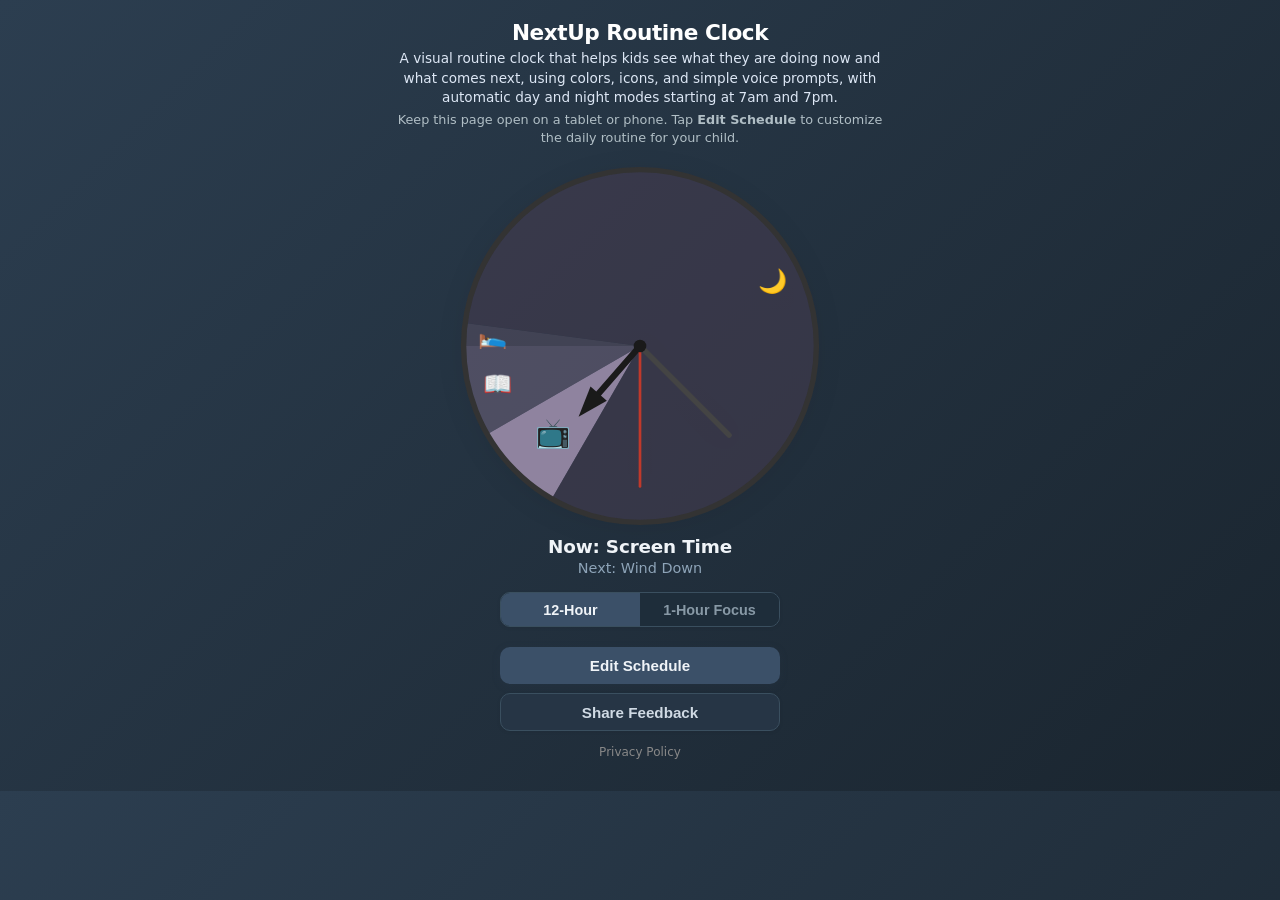
<file: index.html>
<!DOCTYPE html>
<html lang="en">
<head>
  <meta charset="UTF-8">
  <meta name="viewport" content="width=device-width, initial-scale=1.0, viewport-fit=cover">
  <title>NextUp Routine Clock</title>

  <!-- Google Analytics -->
  <script async src="https://www.googletagmanager.com/gtag/js?id=G-QKPMS6ZSTF"></script>
  <script>
    window.dataLayer = window.dataLayer || [];
    function gtag(){dataLayer.push(arguments);}
    gtag('js', new Date());
    gtag('config', 'G-QKPMS6ZSTF');
  </script>

  <link rel="stylesheet" href="styles.css?v=12">

  <!-- PWA -->
  <link rel="manifest" href="manifest.json">
  <meta name="theme-color" content="#2c3e50">

  <!-- Apple PWA -->
  <link rel="apple-touch-icon" href="apple-touch-icon.png">
  <meta name="apple-mobile-web-app-capable" content="yes">
  <meta name="apple-mobile-web-app-status-bar-style" content="black-translucent">
  <meta name="apple-mobile-web-app-title" content="NextUp">
</head>
<body>
  <div class="page-shell">

    <header class="landing-header">
      <h1>NextUp Routine Clock</h1>
      <p>
        A visual routine clock that helps kids see what they are doing now and what comes next,
        using colors, icons, and simple voice prompts, with automatic day and night modes starting at 7am and 7pm. 
      </p>
      <p class="landing-sub">
        Keep this page open on a tablet or phone. Tap <strong>Edit Schedule</strong> to customize
        the daily routine for your child.
      </p>
    </header>

    <!-- Clock face -->
    <div class="clock-container">
      <svg id="clock-svg" viewBox="0 0 200 200">
        <g id="sectors"></g>

        <!-- Outer circle -->
        <circle cx="100" cy="100" r="98" fill="none" stroke="#333" stroke-width="3" />

        <!-- Hour hand -->
        <g id="hour-hand">
          <line x1="100" y1="100" x2="100" y2="65"
                stroke="#1a1a1a" stroke-width="3.5" stroke-linecap="round" />
          <polygon points="100,48 94,65 106,65" fill="#1a1a1a" />
        </g>

        <!-- Minute hand -->
        <line id="minute-hand" x1="100" y1="100" x2="100" y2="30"
              stroke="#444" stroke-width="3" stroke-linecap="round" />

        <!-- Second hand -->
        <line id="second-hand" x1="100" y1="100" x2="100" y2="22"
              stroke="#c0392b" stroke-width="1.5" stroke-linecap="round" />

        <!-- Center dot -->
        <circle cx="100" cy="100" r="3.5" fill="#1a1a1a" />
      </svg>
    </div>

    <!-- Activity labels -->
    <div id="current-activity">Loading...</div>

    <!-- Mode toggle -->
    <div class="mode-toggle">
      <button id="mode-12hr" type="button" class="mode-btn mode-btn-active">12-Hour</button>
      <button id="mode-1hr" type="button" class="mode-btn">1-Hour Focus</button>
    </div>

    <!-- Focus controls (hidden by default) -->
    <div id="focus-controls" class="focus-controls" style="display:none;">
      <button id="focus-start-stop" type="button" class="btn btn-start">Start Session</button>
      <p id="focus-status" class="focus-status">Set up your 1-hour session in Edit Schedule.</p>
    </div>

    <!-- Action buttons -->
    <div class="button-group">
      <button id="edit-schedule" type="button" class="btn btn-primary">Edit Schedule</button>
      <button id="feedback-button" type="button" class="btn btn-secondary">Share Feedback</button>
      <a href="./privacy.html" style="font-size:0.75rem;color:#888;text-decoration:none;margin-top:0.25rem;">Privacy Policy</a>
    </div>

  </div>

  <!-- App logic -->
  <script src="app.js?v=12"></script>

  <!-- Button handlers -->
  <script>
    document.addEventListener("DOMContentLoaded", () => {
      document.getElementById("edit-schedule")?.addEventListener("click", () => {
        window.location.href = "./setup.html";
      });

      document.getElementById("feedback-button")?.addEventListener("click", () => {
        window.open("https://docs.google.com/forms/d/e/1FAIpQLSdBZ_mIHng_bV12cy0BpQKiRwdXhWgwqj-NNfIWHjNPHFuXQA/viewform?usp=publish-editor", "_blank");
      });
    });
  </script>

  <!-- Service worker -->
  <script>
    if ("serviceWorker" in navigator) {
      navigator.serviceWorker.register("./service-worker.js")
        .then(() => console.log("SW registered"))
        .catch((err) => console.log("SW failed:", err));
    }
  </script>
</body>
</html>
</file>
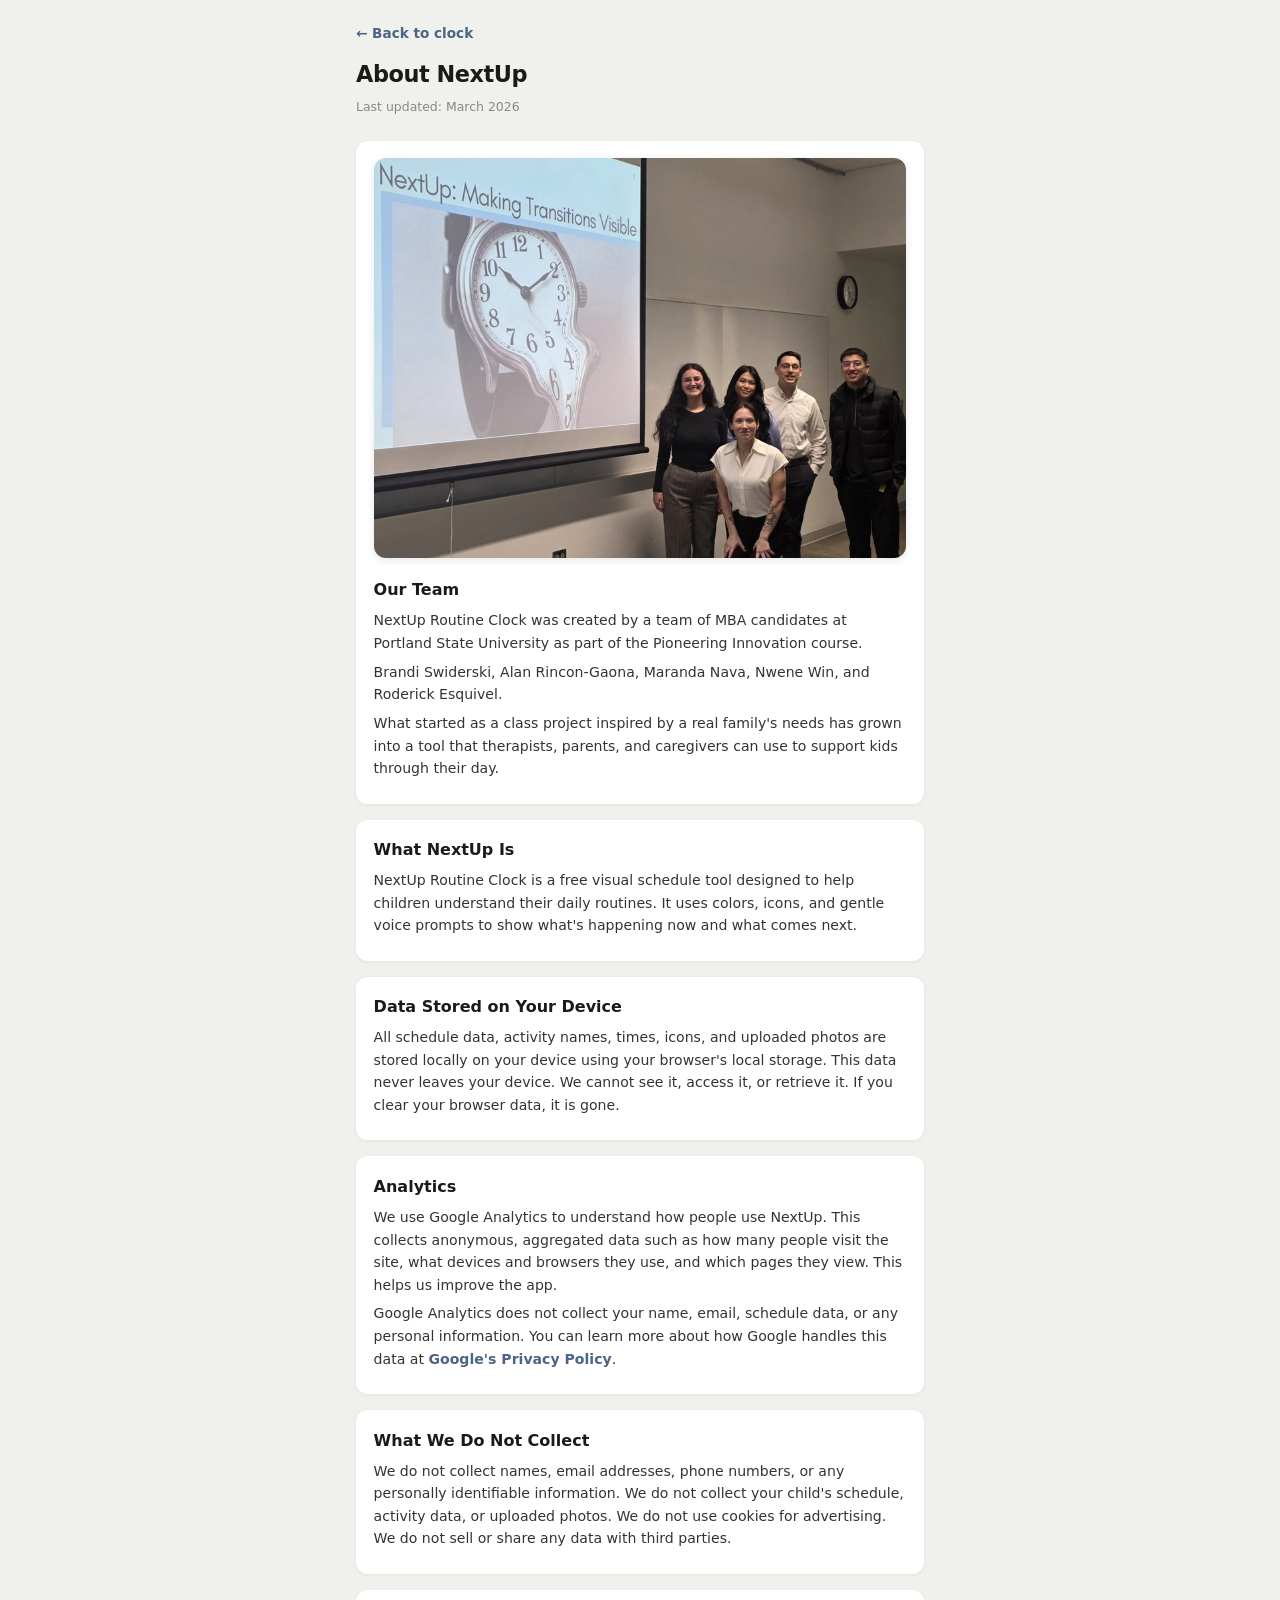
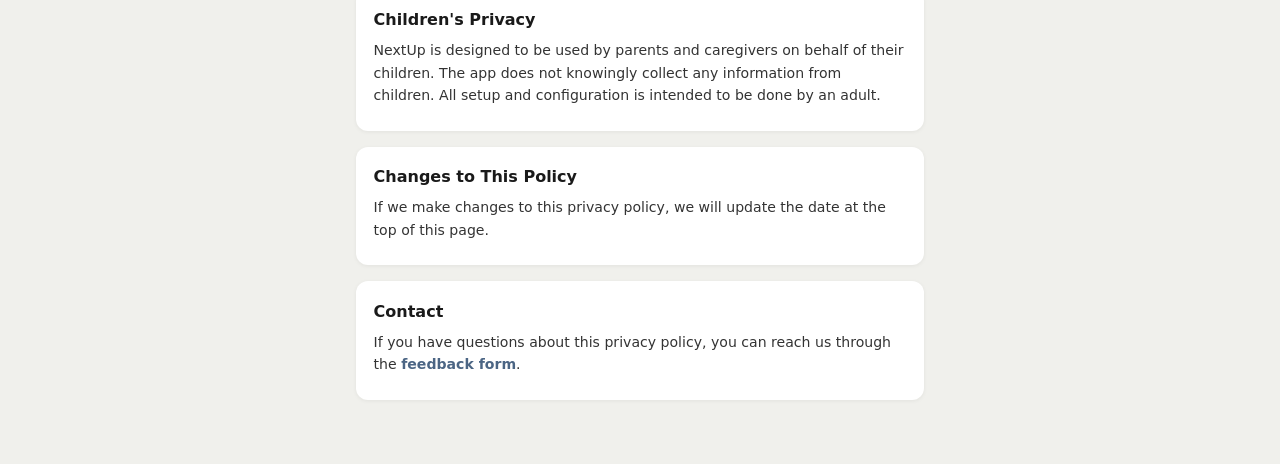
<file: privacy.html>
<!DOCTYPE html>
<html lang="en">
<head>
  <meta charset="UTF-8" />
  <meta name="viewport" content="width=device-width, initial-scale=1.0" />
  <title>NextUp Routine Clock - About &amp; Privacy</title>
  <style>
    *, *::before, *::after { box-sizing: border-box; margin: 0; padding: 0; }
    body {
      font-family: "Segoe UI", system-ui, -apple-system, sans-serif;
      background: #f0f0ec;
      color: #1a1a1a;
      padding: 0;
      line-height: 1.6;
    }
    .policy-shell {
      max-width: 600px;
      margin: 0 auto;
      padding: 1.25rem 1rem 3rem;
    }
    .back-link {
      display: inline-flex;
      align-items: center;
      gap: 0.3rem;
      font-size: 0.85rem;
      color: #4b6584;
      text-decoration: none;
      font-weight: 600;
      margin-bottom: 0.75rem;
    }
    .back-link:hover { color: #2c3e50; }
    h1 {
      font-size: 1.4rem;
      font-weight: 700;
      letter-spacing: -0.02em;
      margin-bottom: 0.25rem;
    }
    .last-updated {
      font-size: 0.78rem;
      color: #888;
      margin-bottom: 1.5rem;
    }
    .section {
      background: #fff;
      border-radius: 12px;
      padding: 1.1rem;
      margin-bottom: 1rem;
      box-shadow: 0 1px 4px rgba(0, 0, 0, 0.06);
    }
    .team-photo {
      width: 100%;
      border-radius: 12px;
      margin-bottom: 0.75rem;
      box-shadow: 0 2px 8px rgba(0, 0, 0, 0.1);
    }
    .section h2 {
      font-size: 1rem;
      font-weight: 700;
      margin-bottom: 0.4rem;
    }
    .section p {
      font-size: 0.88rem;
      color: #333;
      margin-bottom: 0.4rem;
    }
    .contact-link {
      color: #4b6584;
      text-decoration: none;
      font-weight: 600;
    }
    .contact-link:hover { color: #2c3e50; }
  </style>
</head>
<body>
  <div class="policy-shell">
    <a href="./index.html" class="back-link">&larr; Back to clock</a>

    <h1>About NextUp</h1>
    <p class="last-updated">Last updated: March 2026</p>

    <div class="section">
      <img src="team.jpg" alt="The NextUp team presenting at Portland State University" class="team-photo" />
      <h2>Our Team</h2>
      <p>NextUp Routine Clock was created by a team of MBA candidates at Portland State University as part of the Pioneering Innovation course.</p>
      <p>Brandi Swiderski, Alan Rincon-Gaona, Maranda Nava, Nwene Win, and Roderick Esquivel.</p>
      <p>What started as a class project inspired by a real family's needs has grown into a tool that therapists, parents, and caregivers can use to support kids through their day.</p>
    </div>

    <div class="section">
      <h2>What NextUp Is</h2>
      <p>NextUp Routine Clock is a free visual schedule tool designed to help children understand their daily routines. It uses colors, icons, and gentle voice prompts to show what's happening now and what comes next.</p>
    </div>

    <div class="section">
      <h2>Data Stored on Your Device</h2>
      <p>All schedule data, activity names, times, icons, and uploaded photos are stored locally on your device using your browser's local storage. This data never leaves your device. We cannot see it, access it, or retrieve it. If you clear your browser data, it is gone.</p>
    </div>

    <div class="section">
      <h2>Analytics</h2>
      <p>We use Google Analytics to understand how people use NextUp. This collects anonymous, aggregated data such as how many people visit the site, what devices and browsers they use, and which pages they view. This helps us improve the app.</p>
      <p>Google Analytics does not collect your name, email, schedule data, or any personal information. You can learn more about how Google handles this data at <a class="contact-link" href="https://policies.google.com/privacy" target="_blank">Google's Privacy Policy</a>.</p>
    </div>

    <div class="section">
      <h2>What We Do Not Collect</h2>
      <p>We do not collect names, email addresses, phone numbers, or any personally identifiable information. We do not collect your child's schedule, activity data, or uploaded photos. We do not use cookies for advertising. We do not sell or share any data with third parties.</p>
    </div>

    <div class="section">
      <h2>Children's Privacy</h2>
      <p>NextUp is designed to be used by parents and caregivers on behalf of their children. The app does not knowingly collect any information from children. All setup and configuration is intended to be done by an adult.</p>
    </div>

    <div class="section">
      <h2>Changes to This Policy</h2>
      <p>If we make changes to this privacy policy, we will update the date at the top of this page.</p>
    </div>

    <div class="section">
      <h2>Contact</h2>
      <p>If you have questions about this privacy policy, you can reach us through the <a class="contact-link" href="https://docs.google.com/forms/d/e/1FAIpQLSdBZ_mIHng_bV12cy0BpQKiRwdXhWgwqj-NNfIWHjNPHFuXQA/viewform?usp=publish-editor" target="_blank">feedback form</a>.</p>
    </div>
  </div>
</body>
</html>
</file>
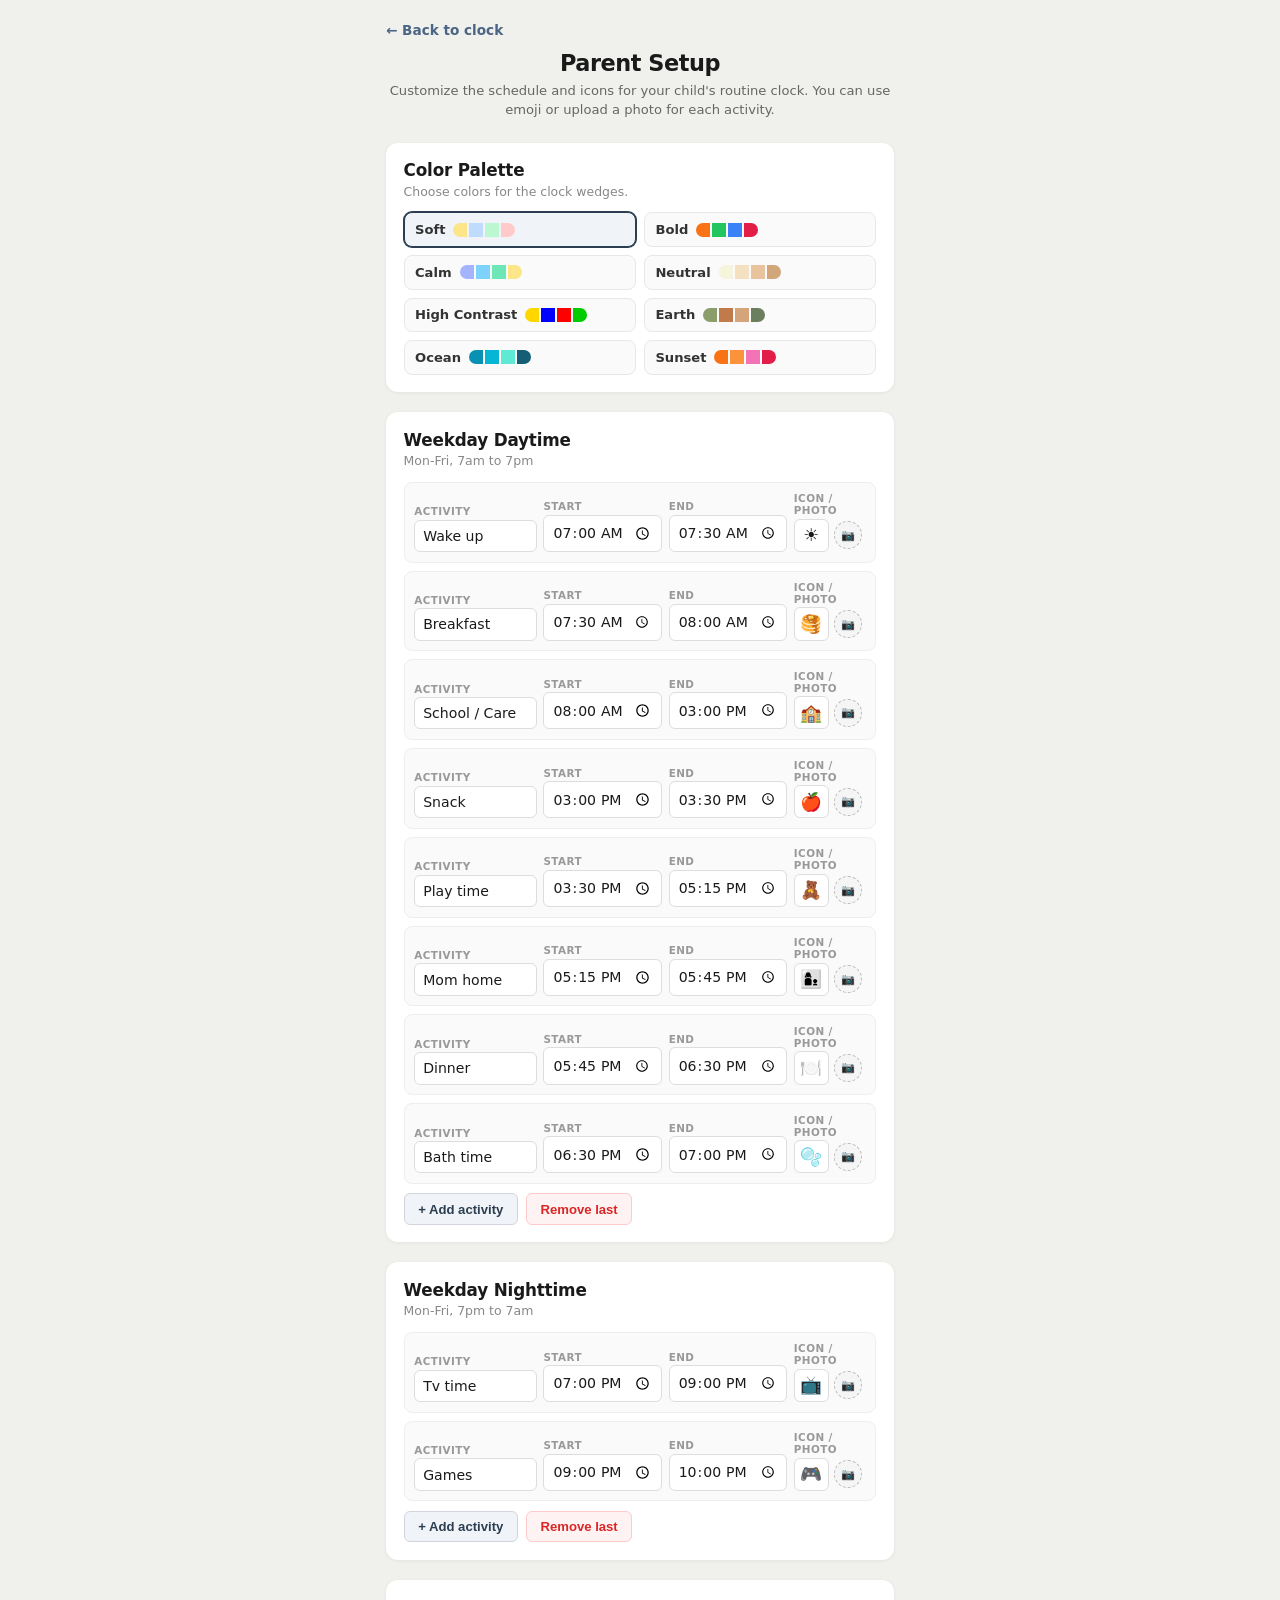
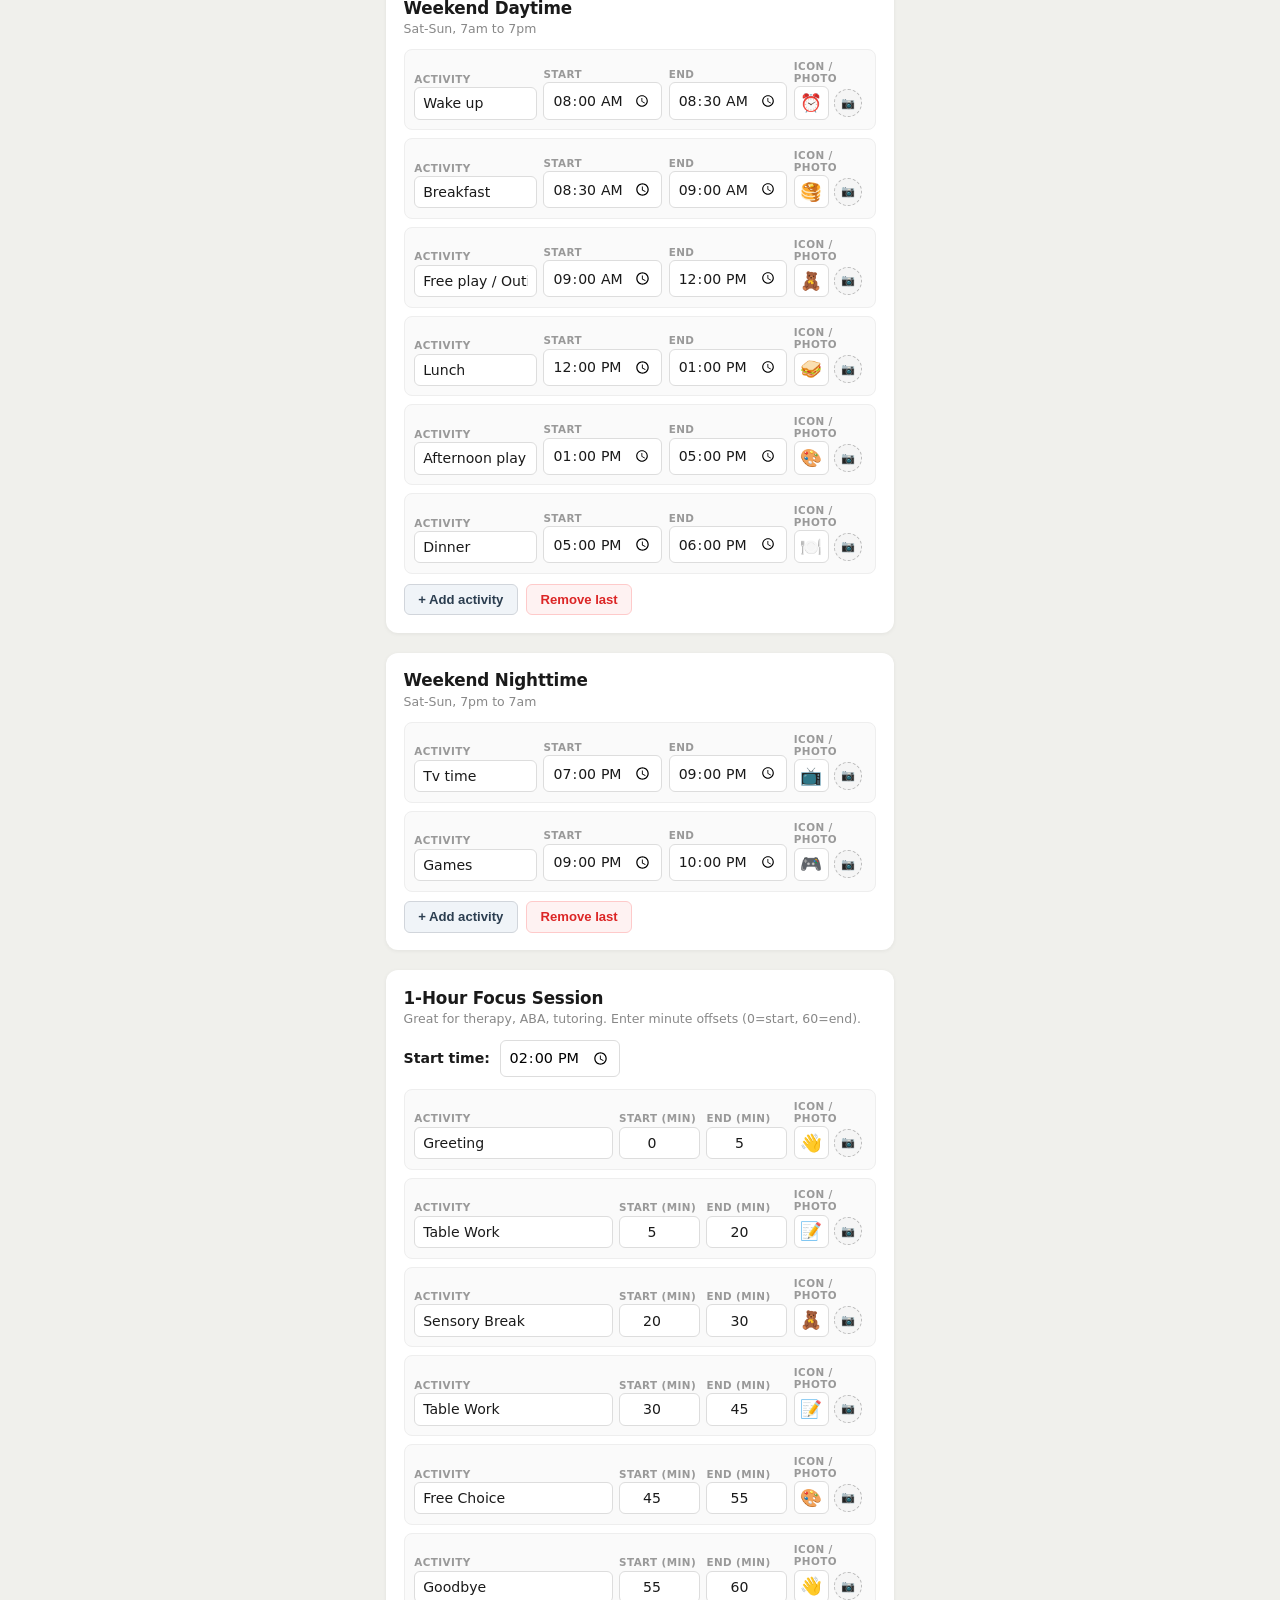
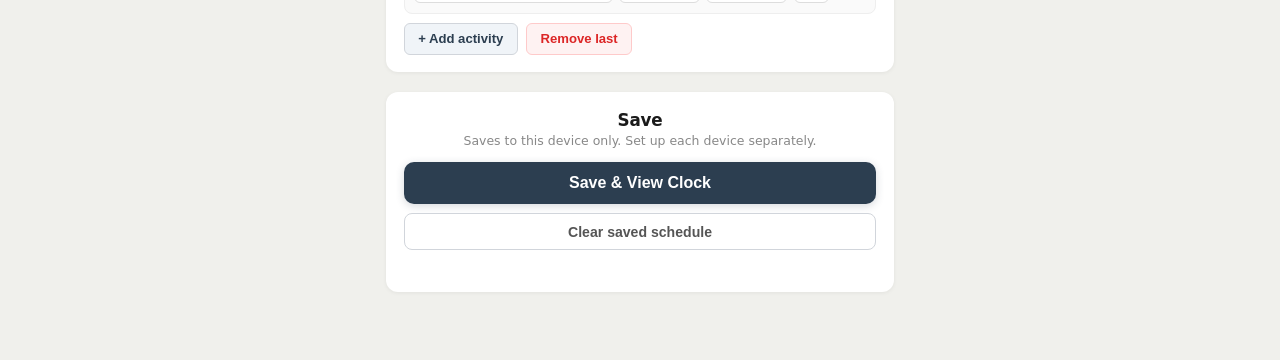
<file: setup.html>
<!DOCTYPE html>
<html lang="en">
<head>
  <meta charset="UTF-8" />
  <meta name="viewport" content="width=device-width, initial-scale=1.0" />
  <title>NextUp - Parent Setup</title>
  <script async src="https://www.googletagmanager.com/gtag/js?id=G-QKPMS6ZSTF"></script>
  <script>
    window.dataLayer = window.dataLayer || [];
    function gtag(){dataLayer.push(arguments);}
    gtag('js', new Date());
    gtag('config', 'G-QKPMS6ZSTF');
  </script>
  <style>
    *,*::before,*::after{box-sizing:border-box;margin:0;padding:0}
    body{font-family:"Segoe UI",system-ui,-apple-system,sans-serif;background:#f0f0ec;color:#1a1a1a;padding:0;-webkit-text-size-adjust:100%;-webkit-tap-highlight-color:transparent}
    .setup-shell{max-width:540px;margin:0 auto;padding:1.25rem 1rem 3rem}
    .setup-header{text-align:center;margin-bottom:1.5rem}
    .setup-header h1{font-size:1.4rem;font-weight:700;letter-spacing:-0.02em;margin-bottom:0.3rem}
    .setup-header p{font-size:0.82rem;color:#666;line-height:1.45}
    .back-link{display:inline-flex;align-items:center;gap:0.3rem;font-size:0.85rem;color:#4b6584;text-decoration:none;font-weight:600;margin-bottom:0.75rem}
    .back-link:hover{color:#2c3e50}
    .section{background:#fff;border-radius:12px;padding:1.1rem;margin-bottom:1.25rem;box-shadow:0 1px 4px rgba(0,0,0,0.06)}
    .section h2{font-size:1.05rem;font-weight:700;margin-bottom:0.15rem;letter-spacing:-0.01em}
    .section .hint{font-size:0.78rem;color:#888;margin-bottom:0.75rem;line-height:1.4}
    .palette-grid{display:grid;grid-template-columns:1fr 1fr;gap:0.5rem}
    .palette-option{display:flex;align-items:center;gap:0.5rem;padding:0.55rem 0.65rem;border-radius:8px;border:1.5px solid #e5e7eb;cursor:pointer;transition:all 0.15s ease;background:#fafafa}
    .palette-option:has(input:checked){border-color:#2c3e50;background:#f0f4f8;box-shadow:0 0 0 1px #2c3e50}
    .palette-option input[type="radio"]{display:none}
    .palette-option .palette-name{font-size:0.82rem;font-weight:600;color:#333}
    .palette-dots{display:flex;gap:2px;border-radius:99px;overflow:hidden}
    .palette-dots span{width:14px;height:14px}
    .activity-list{display:flex;flex-direction:column;gap:0.5rem}
    .activity-row{display:grid;grid-template-columns:1fr auto auto 4.5rem;gap:0.4rem;align-items:end;padding:0.6rem;background:#fafafa;border-radius:8px;border:1px solid #eee}
    .activity-row input{font-family:inherit;font-size:0.88rem;border:1px solid #ddd;border-radius:6px;padding:0.45rem 0.5rem;background:#fff;color:#1a1a1a;transition:border-color 0.15s ease;width:100%}
    .activity-row input:focus{outline:none;border-color:#2c3e50;box-shadow:0 0 0 2px rgba(44,62,80,0.1)}
    .input-time{width:5.5rem}
    .input-icon{text-align:center;font-size:1.1rem}
    .input-minutes{width:3.5rem;text-align:center}
    .row-field{display:flex;flex-direction:column;gap:0.15rem}
    .row-field .field-label{font-size:0.65rem;text-transform:uppercase;letter-spacing:0.04em;color:#999;font-weight:600}

    /* Icon + photo upload field */
    .icon-photo-field{display:flex;flex-direction:column;gap:0.15rem}
    .icon-photo-field .field-label{font-size:0.65rem;text-transform:uppercase;letter-spacing:0.04em;color:#999;font-weight:600}
    .icon-photo-wrap{display:flex;align-items:center;gap:0.3rem}
    .icon-photo-wrap .input-icon{width:2.2rem;text-align:center;font-size:1.1rem;padding:0.35rem 0.2rem}
    .photo-upload-btn{width:28px;height:28px;border-radius:50%;border:1.5px dashed #bbb;background:#f5f5f5;cursor:pointer;display:flex;align-items:center;justify-content:center;font-size:0.7rem;color:#999;transition:all 0.15s ease;flex-shrink:0;overflow:hidden;padding:0}
    .photo-upload-btn:hover{border-color:#2c3e50;color:#2c3e50;background:#eef2f7}
    .photo-upload-btn img{width:100%;height:100%;object-fit:cover;border-radius:50%}
    .photo-upload-btn input[type="file"]{display:none}
    .photo-remove-btn{width:16px;height:16px;border-radius:50%;border:none;background:#ef4444;color:#fff;font-size:0.6rem;cursor:pointer;display:none;align-items:center;justify-content:center;flex-shrink:0;padding:0;line-height:1}
    .photo-remove-btn.visible{display:flex}

    .row-actions{display:flex;gap:0.5rem;margin-top:0.6rem}
    .btn-sm{padding:0.45rem 0.85rem;font-size:0.82rem;font-weight:600;border-radius:6px;border:none;cursor:pointer;transition:all 0.15s ease}
    .btn-sm:active{transform:scale(0.97)}
    .btn-add{background:#f0f4f8;color:#2c3e50;border:1px solid #d1d5db}
    .btn-add:active{background:#e2e8f0}
    .btn-remove{background:#fef2f2;color:#dc2626;border:1px solid #fecaca}
    .btn-remove:active{background:#fee2e2}
    .focus-time-row{display:flex;align-items:center;gap:0.6rem;margin-bottom:0.75rem}
    .focus-time-row label{font-size:0.88rem;font-weight:600}
    .focus-time-row input{font-family:inherit;font-size:0.9rem;padding:0.45rem 0.5rem;border:1px solid #ddd;border-radius:6px;background:#fff}
    .focus-time-row input:focus{outline:none;border-color:#2c3e50;box-shadow:0 0 0 2px rgba(44,62,80,0.1)}
    .save-section{text-align:center}
    .btn-save{display:block;width:100%;padding:0.75rem;font-size:1rem;font-weight:700;border-radius:10px;border:none;cursor:pointer;background:#2c3e50;color:#fff;box-shadow:0 2px 8px rgba(44,62,80,0.2);transition:all 0.15s ease;margin-bottom:0.6rem}
    .btn-save:active{background:#1a2a38;transform:scale(0.98)}
    .btn-clear{display:block;width:100%;padding:0.6rem;font-size:0.88rem;font-weight:600;border-radius:8px;border:1px solid #d1d5db;cursor:pointer;background:#fff;color:#555;transition:all 0.15s ease}
    .btn-clear:active{background:#f5f5f5}
    .status-msg{font-size:0.82rem;color:#16a34a;margin-top:0.5rem;min-height:1.2em}
    @media(max-width:560px){
      .setup-shell{padding:1rem 0.75rem 2.5rem}
      .setup-header h1{font-size:1.25rem}
      .activity-row{grid-template-columns:1fr;gap:0.35rem;padding:0.7rem}
      .activity-row .input-time,.activity-row .input-minutes{width:100%}
      .icon-photo-wrap{justify-content:flex-start}
    }
  </style>
</head>
<body>
  <div class="setup-shell">
    <a href="./index.html" class="back-link">&larr; Back to clock</a>
    <div class="setup-header">
      <h1>Parent Setup</h1>
      <p>Customize the schedule and icons for your child's routine clock. You can use emoji or upload a photo for each activity.</p>
    </div>

    <div class="section">
      <h2>Color Palette</h2>
      <p class="hint">Choose colors for the clock wedges.</p>
      <div class="palette-grid">
        <label class="palette-option"><input type="radio" name="palette" value="soft" checked /><span class="palette-name">Soft</span><span class="palette-dots"><span style="background:#fde68a"></span><span style="background:#bfdbfe"></span><span style="background:#bbf7d0"></span><span style="background:#fecaca"></span></span></label>
        <label class="palette-option"><input type="radio" name="palette" value="bold" /><span class="palette-name">Bold</span><span class="palette-dots"><span style="background:#f97316"></span><span style="background:#22c55e"></span><span style="background:#3b82f6"></span><span style="background:#e11d48"></span></span></label>
        <label class="palette-option"><input type="radio" name="palette" value="calm" /><span class="palette-name">Calm</span><span class="palette-dots"><span style="background:#a5b4fc"></span><span style="background:#7dd3fc"></span><span style="background:#6ee7b7"></span><span style="background:#fde68a"></span></span></label>
        <label class="palette-option"><input type="radio" name="palette" value="neutrals" /><span class="palette-name">Neutral</span><span class="palette-dots"><span style="background:#f5f5dc"></span><span style="background:#f4e1c1"></span><span style="background:#e8c39e"></span><span style="background:#d2a679"></span></span></label>
        <label class="palette-option"><input type="radio" name="palette" value="highcontrast" /><span class="palette-name">High Contrast</span><span class="palette-dots"><span style="background:#FFD700"></span><span style="background:#0000FF"></span><span style="background:#FF0000"></span><span style="background:#00CC00"></span></span></label>
        <label class="palette-option"><input type="radio" name="palette" value="earth" /><span class="palette-name">Earth</span><span class="palette-dots"><span style="background:#8B9D6B"></span><span style="background:#C17A4A"></span><span style="background:#D4A57B"></span><span style="background:#6B7F5E"></span></span></label>
        <label class="palette-option"><input type="radio" name="palette" value="ocean" /><span class="palette-name">Ocean</span><span class="palette-dots"><span style="background:#0891B2"></span><span style="background:#06B6D4"></span><span style="background:#5EEAD4"></span><span style="background:#155E75"></span></span></label>
        <label class="palette-option"><input type="radio" name="palette" value="sunset" /><span class="palette-name">Sunset</span><span class="palette-dots"><span style="background:#F97316"></span><span style="background:#FB923C"></span><span style="background:#F472B6"></span><span style="background:#E11D48"></span></span></label>
      </div>
    </div>

    <div class="section"><h2>Weekday Daytime</h2><p class="hint">Mon-Fri, 7am to 7pm</p>
      <div class="activity-list" id="weekday-day-rows"></div>
      <div class="row-actions"><button type="button" class="btn-sm btn-add" id="add-weekday-day-row">+ Add activity</button><button type="button" class="btn-sm btn-remove" id="remove-weekday-day-row">Remove last</button></div>
    </div>

    <div class="section"><h2>Weekday Nighttime</h2><p class="hint">Mon-Fri, 7pm to 7am</p>
      <div class="activity-list" id="weekday-night-rows"></div>
      <div class="row-actions"><button type="button" class="btn-sm btn-add" id="add-weekday-night-row">+ Add activity</button><button type="button" class="btn-sm btn-remove" id="remove-weekday-night-row">Remove last</button></div>
    </div>

    <div class="section"><h2>Weekend Daytime</h2><p class="hint">Sat-Sun, 7am to 7pm</p>
      <div class="activity-list" id="weekend-day-rows"></div>
      <div class="row-actions"><button type="button" class="btn-sm btn-add" id="add-weekend-day-row">+ Add activity</button><button type="button" class="btn-sm btn-remove" id="remove-weekend-day-row">Remove last</button></div>
    </div>

    <div class="section"><h2>Weekend Nighttime</h2><p class="hint">Sat-Sun, 7pm to 7am</p>
      <div class="activity-list" id="weekend-night-rows"></div>
      <div class="row-actions"><button type="button" class="btn-sm btn-add" id="add-weekend-night-row">+ Add activity</button><button type="button" class="btn-sm btn-remove" id="remove-weekend-night-row">Remove last</button></div>
    </div>

    <div class="section"><h2>1-Hour Focus Session</h2><p class="hint">Great for therapy, ABA, tutoring. Enter minute offsets (0=start, 60=end).</p>
      <div class="focus-time-row"><label for="focus-start-time">Start time:</label><input type="time" id="focus-start-time" value="14:00" /></div>
      <div class="activity-list" id="focus-rows"></div>
      <div class="row-actions"><button type="button" class="btn-sm btn-add" id="add-focus-row">+ Add activity</button><button type="button" class="btn-sm btn-remove" id="remove-focus-row">Remove last</button></div>
    </div>

    <div class="section save-section">
      <h2>Save</h2>
      <p class="hint">Saves to this device only. Set up each device separately.</p>
      <button class="btn-save" id="save-and-open">Save &amp; View Clock</button>
      <button class="btn-clear" id="clear-schedule" type="button">Clear saved schedule</button>
      <p id="status" class="status-msg"></p>
    </div>
  </div>

  <script>
    const PALETTES={soft:["#fde68a","#bfdbfe","#bbf7d0","#fecaca","#e9d5ff","#fee2e2"],bold:["#f97316","#22c55e","#3b82f6","#e11d48","#a855f7","#0ea5e9"],calm:["#a5b4fc","#7dd3fc","#6ee7b7","#fde68a","#f9a8d4","#c4b5fd"],neutrals:["#f5f5dc","#f4e1c1","#e8c39e","#d2a679","#b58863","#8b5a2b"],highcontrast:["#FFD700","#0000FF","#FF0000","#00CC00","#FF6600","#FFFFFF"],earth:["#8B9D6B","#C17A4A","#D4A57B","#6B7F5E","#A0522D","#C9B98E"],ocean:["#0891B2","#06B6D4","#5EEAD4","#155E75","#A5F3FC","#2DD4BF"],sunset:["#F97316","#FB923C","#F472B6","#E11D48","#FBBF24","#FDA4AF"]};

    // Resize an image file to a small circular base64 PNG (60x60)
    function processPhoto(file) {
      return new Promise((resolve, reject) => {
        const reader = new FileReader();
        reader.onload = function(e) {
          const img = new Image();
          img.onload = function() {
            const canvas = document.createElement("canvas");
            const size = 120;
            canvas.width = size;
            canvas.height = size;
            const ctx = canvas.getContext("2d");

            // Crop to square (center crop)
            const min = Math.min(img.width, img.height);
            const sx = (img.width - min) / 2;
            const sy = (img.height - min) / 2;

            // Draw circular clip
            ctx.beginPath();
            ctx.arc(size/2, size/2, size/2, 0, Math.PI * 2);
            ctx.closePath();
            ctx.clip();

            ctx.drawImage(img, sx, sy, min, min, 0, 0, size, size);
            resolve(canvas.toDataURL("image/png", 0.8));
          };
          img.onerror = reject;
          img.src = e.target.result;
        };
        reader.onerror = reject;
        reader.readAsDataURL(file);
      });
    }

    function iconFieldHTML(icon, photo) {
      const hasPhoto = photo && photo.startsWith("data:");
      return `
        <div class="icon-photo-field">
          <span class="field-label">Icon / Photo</span>
          <div class="icon-photo-wrap">
            <input type="text" class="input-icon" value="${icon || ""}" placeholder="emoji" />
            <label class="photo-upload-btn" title="Upload photo">
              ${hasPhoto ? '<img src="' + photo + '" />' : '<span>📷</span>'}
              <input type="file" accept="image/*" class="photo-file-input" />
            </label>
            <button type="button" class="photo-remove-btn ${hasPhoto ? 'visible' : ''}" title="Remove photo">&times;</button>
            <input type="hidden" class="photo-data" value="${photo || ""}" />
          </div>
        </div>`;
    }

    function makeRowHTML(isMin, label, startVal, endVal, icon, photo) {
      const labelField = `<div class="row-field"><span class="field-label">Activity</span><input type="text" class="input-label" value="${label}" /></div>`;
      let startField, endField;
      if (isMin) {
        startField = `<div class="row-field"><span class="field-label">Start (min)</span><input type="number" class="input-minutes" min="0" max="60" value="${startVal}" /></div>`;
        endField = `<div class="row-field"><span class="field-label">End (min)</span><input type="number" class="input-minutes" min="0" max="60" value="${endVal}" /></div>`;
      } else {
        startField = `<div class="row-field"><span class="field-label">Start</span><input type="time" class="input-time" value="${startVal}" /></div>`;
        endField = `<div class="row-field"><span class="field-label">End</span><input type="time" class="input-time" value="${endVal}" /></div>`;
      }
      return labelField + startField + endField + iconFieldHTML(icon, photo);
    }

    function wirePhotoHandlers(row) {
      const fileInput = row.querySelector(".photo-file-input");
      const uploadBtn = row.querySelector(".photo-upload-btn");
      const removeBtn = row.querySelector(".photo-remove-btn");
      const hiddenInput = row.querySelector(".photo-data");

      if (fileInput) {
        fileInput.addEventListener("change", async (e) => {
          const file = e.target.files[0];
          if (!file) return;
          try {
            const dataUrl = await processPhoto(file);
            hiddenInput.value = dataUrl;
            uploadBtn.innerHTML = '<img src="' + dataUrl + '" /><input type="file" accept="image/*" class="photo-file-input" />';
            wirePhotoHandlers(row); // rewire after innerHTML change
            removeBtn.classList.add("visible");
          } catch (err) {
            console.error("Photo processing failed:", err);
          }
        });
      }

      if (removeBtn) {
        removeBtn.addEventListener("click", () => {
          hiddenInput.value = "";
          uploadBtn.innerHTML = '<span>📷</span><input type="file" accept="image/*" class="photo-file-input" />';
          wirePhotoHandlers(row);
          removeBtn.classList.remove("visible");
        });
      }
    }

    function createRow(id, isMin) {
      const c = document.getElementById(id); if (!c) return;
      if (c.querySelectorAll(".activity-row").length >= 15) return;
      const r = document.createElement("div"); r.className = "activity-row";
      r.innerHTML = makeRowHTML(isMin, "", "", "", "", "");
      c.appendChild(r);
      wirePhotoHandlers(r);
    }

    function removeLast(id) {
      const c = document.getElementById(id); if (!c) return;
      const rows = c.querySelectorAll(".activity-row");
      if (rows.length <= 1) return;
      c.removeChild(rows[rows.length - 1]);
    }

    function fill(id, tasks, isMin) {
      const c = document.getElementById(id); if (!c || !tasks) return; c.innerHTML = "";
      tasks.forEach(t => {
        const r = document.createElement("div"); r.className = "activity-row";
        r.innerHTML = makeRowHTML(isMin, t.label || "", isMin ? t.start : (t.start || ""), isMin ? t.end : (t.end || ""), t.icon || "", t.photo || "");
        c.appendChild(r);
        wirePhotoHandlers(r);
      });
    }

    function collect(id, colors, isMin) {
      const rows = document.querySelectorAll("#" + id + " .activity-row");
      const tasks = []; let ci = 0;
      rows.forEach(row => {
        const labelInput = row.querySelector(".input-label");
        const timeInputs = isMin ? row.querySelectorAll(".input-minutes") : row.querySelectorAll(".input-time");
        const iconInput = row.querySelector(".input-icon");
        const photoInput = row.querySelector(".photo-data");

        const label = labelInput ? labelInput.value.trim() : "";
        const start = isMin ? parseInt(timeInputs[0]?.value, 10) : timeInputs[0]?.value;
        const end = isMin ? parseInt(timeInputs[1]?.value, 10) : timeInputs[1]?.value;
        const icon = iconInput ? iconInput.value.trim() : "";
        const photo = photoInput ? photoInput.value : "";

        if (!label || (isMin ? isNaN(start) || isNaN(end) : !start || !end)) return;

        const task = { label, start, end, color: colors[ci % colors.length], icon: icon || "\u2B24" };
        if (photo && photo.startsWith("data:")) task.photo = photo;
        ci++;
        tasks.push(task);
      });
      return tasks;
    }

    // Default rows to show on first load
    const DEFAULTS = {
      "weekday-day-rows": [
        {label:"Wake up",start:"07:00",end:"07:30",icon:"☀️"},{label:"Breakfast",start:"07:30",end:"08:00",icon:"🥞"},
        {label:"School / Care",start:"08:00",end:"15:00",icon:"🏫"},{label:"Snack",start:"15:00",end:"15:30",icon:"🍎"},
        {label:"Play time",start:"15:30",end:"17:15",icon:"🧸"},{label:"Mom home",start:"17:15",end:"17:45",icon:"👩‍👦"},
        {label:"Dinner",start:"17:45",end:"18:30",icon:"🍽️"},{label:"Bath time",start:"18:30",end:"19:00",icon:"🫧"}
      ],
      "weekday-night-rows": [
        {label:"Tv time",start:"19:00",end:"21:00",icon:"📺"},{label:"Games",start:"21:00",end:"22:00",icon:"🎮"}
      ],
      "weekend-day-rows": [
        {label:"Wake up",start:"08:00",end:"08:30",icon:"⏰"},{label:"Breakfast",start:"08:30",end:"09:00",icon:"🥞"},
        {label:"Free play / Outing",start:"09:00",end:"12:00",icon:"🧸"},{label:"Lunch",start:"12:00",end:"13:00",icon:"🥪"},
        {label:"Afternoon play",start:"13:00",end:"17:00",icon:"🎨"},{label:"Dinner",start:"17:00",end:"18:00",icon:"🍽️"}
      ],
      "weekend-night-rows": [
        {label:"Tv time",start:"19:00",end:"21:00",icon:"📺"},{label:"Games",start:"21:00",end:"22:00",icon:"🎮"}
      ],
      "focus-rows": [
        {label:"Greeting",start:0,end:5,icon:"👋"},{label:"Table Work",start:5,end:20,icon:"📝"},
        {label:"Sensory Break",start:20,end:30,icon:"🧸"},{label:"Table Work",start:30,end:45,icon:"📝"},
        {label:"Free Choice",start:45,end:55,icon:"🎨"},{label:"Goodbye",start:55,end:60,icon:"👋"}
      ]
    };

    document.addEventListener("DOMContentLoaded", () => {
      const sectionMap = [
        ["add-weekday-day-row","remove-weekday-day-row","weekday-day-rows",false],
        ["add-weekday-night-row","remove-weekday-night-row","weekday-night-rows",false],
        ["add-weekend-day-row","remove-weekend-day-row","weekend-day-rows",false],
        ["add-weekend-night-row","remove-weekend-night-row","weekend-night-rows",false],
        ["add-focus-row","remove-focus-row","focus-rows",true]
      ];

      sectionMap.forEach(([a, r, c, m]) => {
        document.getElementById(a)?.addEventListener("click", () => createRow(c, m));
        document.getElementById(r)?.addEventListener("click", () => removeLast(c));
      });

      // Load saved or defaults
      let loaded = false;
      try {
        const raw = localStorage.getItem("routineClockSchedule");
        if (raw) {
          const d = JSON.parse(raw);
          if (d.palette) {
            const r = document.querySelector('input[name="palette"][value="' + d.palette + '"]');
            if (r) r.checked = true;
          }
          if (d.mon_fri) {
            fill("weekday-day-rows", d.mon_fri.day, false);
            fill("weekday-night-rows", d.mon_fri.night, false);
          }
          if (d.weekend) {
            fill("weekend-day-rows", d.weekend.day, false);
            fill("weekend-night-rows", d.weekend.night, false);
          }
          loaded = true;
        }
      } catch (e) { console.error(e); }

      if (!loaded) {
        fill("weekday-day-rows", DEFAULTS["weekday-day-rows"], false);
        fill("weekday-night-rows", DEFAULTS["weekday-night-rows"], false);
        fill("weekend-day-rows", DEFAULTS["weekend-day-rows"], false);
        fill("weekend-night-rows", DEFAULTS["weekend-night-rows"], false);
      }

      // Load focus
      let focusLoaded = false;
      try {
        const rf = localStorage.getItem("routineClockFocusSchedule");
        if (rf) {
          const fd = JSON.parse(rf);
          const si = document.getElementById("focus-start-time");
          if (si && fd.startTime) si.value = fd.startTime;
          if (fd.tasks) { fill("focus-rows", fd.tasks, true); focusLoaded = true; }
        }
      } catch (e) { console.error(e); }

      if (!focusLoaded) {
        fill("focus-rows", DEFAULTS["focus-rows"], true);
      }

      // Save
      document.getElementById("save-and-open")?.addEventListener("click", () => {
        const status = document.getElementById("status"); if (status) status.textContent = "";
        const pi = document.querySelector('input[name="palette"]:checked');
        const pk = pi ? pi.value : "soft"; const colors = PALETTES[pk];
        const wd = collect("weekday-day-rows", colors, false);
        const wn = collect("weekday-night-rows", colors, false);
        const ed = collect("weekend-day-rows", colors, false);
        const en = collect("weekend-night-rows", colors, false);
        if (wd.length === 0 && wn.length === 0 && ed.length === 0 && en.length === 0) {
          if (status) status.textContent = "Please add at least one activity."; return;
        }
        try {
          localStorage.setItem("routineClockSchedule", JSON.stringify({palette: pk, mon_fri: {day: wd, night: wn}, weekend: {day: ed, night: en}}));
          const ft = document.getElementById("focus-start-time");
          const fTasks = collect("focus-rows", colors, true);
          localStorage.setItem("routineClockFocusSchedule", JSON.stringify({startTime: ft ? ft.value : "14:00", tasks: fTasks}));
          if (status) status.textContent = "Saved! Opening clock...";
          window.location.href = "./index.html";
        } catch (e) {
          console.error(e);
          if (status) status.textContent = "Problem saving. Check local storage.";
        }
      });

      // Clear
      document.getElementById("clear-schedule")?.addEventListener("click", () => {
        localStorage.removeItem("routineClockSchedule");
        localStorage.removeItem("routineClockFocusSchedule");
        const s = document.getElementById("status"); if (s) s.textContent = "Schedule cleared.";
      });
    });
  </script>
</body>
</html>
</file>
<file: styles.css>
/* ========== RESET ========== */
* {
  box-sizing: border-box;
  margin: 0;
  padding: 0;
}

/* ========== PAGE LAYOUT ========== */
body {
  min-height: 100vh;
  min-height: -webkit-fill-available;
  background: #f0f0ec;
  font-family: "Segoe UI", system-ui, -apple-system, BlinkMacSystemFont, sans-serif;
  transition: background 0.5s ease, color 0.5s ease;
  -webkit-text-size-adjust: 100%;
  -webkit-tap-highlight-color: transparent;
}

.page-shell {
  max-width: 520px;
  margin: 0 auto;
  padding: 1.25rem 1rem 2rem;
  display: flex;
  flex-direction: column;
  align-items: center;
}

/* ========== HEADER ========== */
.landing-header {
  text-align: center;
  margin-bottom: 0.5rem;
  width: 100%;
}

.landing-header h1 {
  font-size: 1.35rem;
  font-weight: 700;
  letter-spacing: -0.02em;
  color: #1a1a1a;
  margin-bottom: 0.25rem;
}

.landing-header p {
  font-size: 0.85rem;
  line-height: 1.45;
  color: #555;
  margin-bottom: 0.15rem;
}

.landing-header .landing-sub {
  color: #777;
  font-size: 0.8rem;
}

/* ========== CLOCK CONTAINER ========== */
.clock-container {
  width: 60vw;
  max-width: 360px;
  aspect-ratio: 1 / 1;
  margin: 0.5rem auto 0;
  position: relative;
}

#clock-svg {
  width: 100%;
  height: auto;
  display: block;
  filter: drop-shadow(0 4px 12px rgba(0, 0, 0, 0.08));
}

/* ========== SVG STYLES ========== */
svg {
  width: 100%;
  height: 100%;
  display: block;
}

svg text {
  -webkit-font-smoothing: antialiased;
  font-family: -apple-system, BlinkMacSystemFont, "Segoe UI Emoji", "Apple Color Emoji", sans-serif;
}

/* ========== DAY / NIGHT THEMES ========== */
body.day-mode {
  background: linear-gradient(135deg, #e8f4f8 0%, #d4e8f0 100%);
}

body.night-mode {
  background: linear-gradient(135deg, #2c3e50 0%, #1a252f 100%);
  color: #ffffff;
}

body.night-mode h1 {
  color: #ffffff;
}

body.night-mode p {
  color: #dde7f5;
}

body.night-mode .landing-sub {
  color: #b0bec5;
}

/* ========== CURRENT ACTIVITY HIGHLIGHT ========== */
.current-activity {
  opacity: 0.92 !important;
  filter: brightness(1.1);
}

.current-icon {
  animation: iconPulse 1.5s ease-in-out infinite !important;
  transform-origin: center center;
  transform-box: fill-box;
}

/* For SVG group elements (photo icons) */
g.current-icon {
  animation: iconPulse 1.5s ease-in-out infinite !important;
  transform-origin: center;
  transform-box: fill-box;
}

@keyframes iconPulse {
  0%, 100% {
    transform: scale(1);
    opacity: 1;
  }
  50% {
    transform: scale(1.15);
    opacity: 0.85;
  }
}

/* ========== TRANSITION WARNING ========== */
body.transition-warning .clock-container {
  animation: pulse 0.5s ease-in-out 3;
}

@keyframes pulse {
  0%, 100% { transform: scale(1); }
  50% { transform: scale(1.02); }
}

/* ========== ACTIVITY LABELS ========== */
#current-activity {
  position: relative;
  margin-top: 0.6rem;
  text-align: center;
  width: 100%;
}

.now-label {
  font-size: 1.15rem;
  font-weight: 700;
  color: #1a2a3a;
  margin-bottom: 0.2rem;
  letter-spacing: -0.01em;
}

.next-label {
  font-size: 0.9rem;
  color: #6b7c8a;
  font-weight: 500;
}

body.night-mode .now-label {
  color: #f0f4f8;
}

body.night-mode .next-label {
  color: #8ea4b8;
}

/* ========== BUTTONS ========== */
.btn {
  display: inline-flex;
  align-items: center;
  justify-content: center;
  padding: 0.6rem 1.4rem;
  font-size: 0.95rem;
  font-weight: 600;
  border-radius: 10px;
  border: none;
  cursor: pointer;
  transition: all 0.15s ease;
  -webkit-tap-highlight-color: transparent;
  touch-action: manipulation;
}

.btn:active {
  transform: scale(0.97);
}

.btn-primary {
  background: #2c3e50;
  color: #fff;
  box-shadow: 0 2px 8px rgba(44, 62, 80, 0.2);
}

.btn-primary:active {
  background: #1a2a38;
}

.btn-secondary {
  background: #fff;
  color: #2c3e50;
  border: 1.5px solid #d1d5db;
  box-shadow: 0 1px 4px rgba(0, 0, 0, 0.06);
}

.btn-secondary:active {
  background: #f5f5f5;
}

.btn-start {
  background: #16a34a;
  color: #fff;
  font-weight: 700;
  box-shadow: 0 2px 8px rgba(22, 163, 74, 0.25);
}

.btn-start:active {
  background: #15803d;
}

.btn-stop {
  background: #dc2626;
  color: #fff;
  font-weight: 700;
  box-shadow: 0 2px 8px rgba(220, 38, 38, 0.25);
}

.btn-stop:active {
  background: #b91c1c;
}

body.night-mode .btn-secondary {
  background: #263545;
  color: #d0dae4;
  border-color: #3a4f5f;
}

body.night-mode .btn-primary {
  background: #3b5068;
  color: #f0f4f8;
}

/* ========== MODE TOGGLE ========== */
.mode-toggle {
  display: flex;
  margin-top: 1rem;
  border-radius: 10px;
  overflow: hidden;
  border: 1.5px solid #d1d5db;
  box-shadow: 0 1px 4px rgba(0, 0, 0, 0.06);
  width: 100%;
  max-width: 280px;
}

.mode-toggle .mode-btn {
  flex: 1;
  padding: 0.55rem 1rem;
  font-size: 0.9rem;
  font-weight: 600;
  border: none;
  cursor: pointer;
  transition: all 0.2s ease;
  background: #fff;
  color: #6b7280;
  -webkit-tap-highlight-color: transparent;
}

.mode-toggle .mode-btn-active {
  background: #2c3e50;
  color: #fff;
}

body.night-mode .mode-toggle {
  border-color: #3a4f5f;
}

body.night-mode .mode-toggle .mode-btn {
  background: #1e2d3a;
  color: #8899a6;
}

body.night-mode .mode-toggle .mode-btn-active {
  background: #3b5068;
  color: #f0f4f8;
}

/* ========== FOCUS CONTROLS ========== */
.focus-controls {
  margin-top: 0.75rem;
  text-align: center;
  width: 100%;
}

.focus-status {
  margin-top: 0.4rem;
  font-size: 0.82rem;
  color: #888;
}

/* ========== BUTTON GROUP (edit + feedback) ========== */
.button-group {
  display: flex;
  flex-direction: column;
  align-items: center;
  gap: 0.6rem;
  margin-top: 1.25rem;
  width: 100%;
  max-width: 280px;
}

.button-group .btn {
  width: 100%;
}

/* ========== SMOOTH TRANSITIONS ========== */
svg path,
svg text {
  transition: opacity 0.3s ease, filter 0.3s ease;
}

/* ========== MOBILE RESPONSIVE ========== */
@media (max-width: 600px) {
  .page-shell {
    padding: 0.75rem 0.6rem 1.5rem;
  }

  .landing-header {
    margin-bottom: 0.25rem;
  }

  .landing-header h1 {
    font-size: 1.2rem;
  }

  .landing-header p,
  .landing-header .landing-sub {
    font-size: 0.78rem;
  }

  .clock-container {
    width: 82vw;
    max-width: 82vw;
    margin-top: 0.25rem;
  }

  .now-label {
    font-size: 1.05rem;
  }

  .next-label {
    font-size: 0.82rem;
  }

  .mode-toggle {
    margin-top: 0.75rem;
  }

  .button-group {
    margin-top: 1rem;
    max-width: 240px;
  }

  .btn {
    padding: 0.55rem 1.2rem;
    font-size: 0.9rem;
  }
}

@media (max-width: 380px) {
  .landing-header h1 {
    font-size: 1.1rem;
  }

  .clock-container {
    width: 88vw;
    max-width: 88vw;
  }
}
</file>
